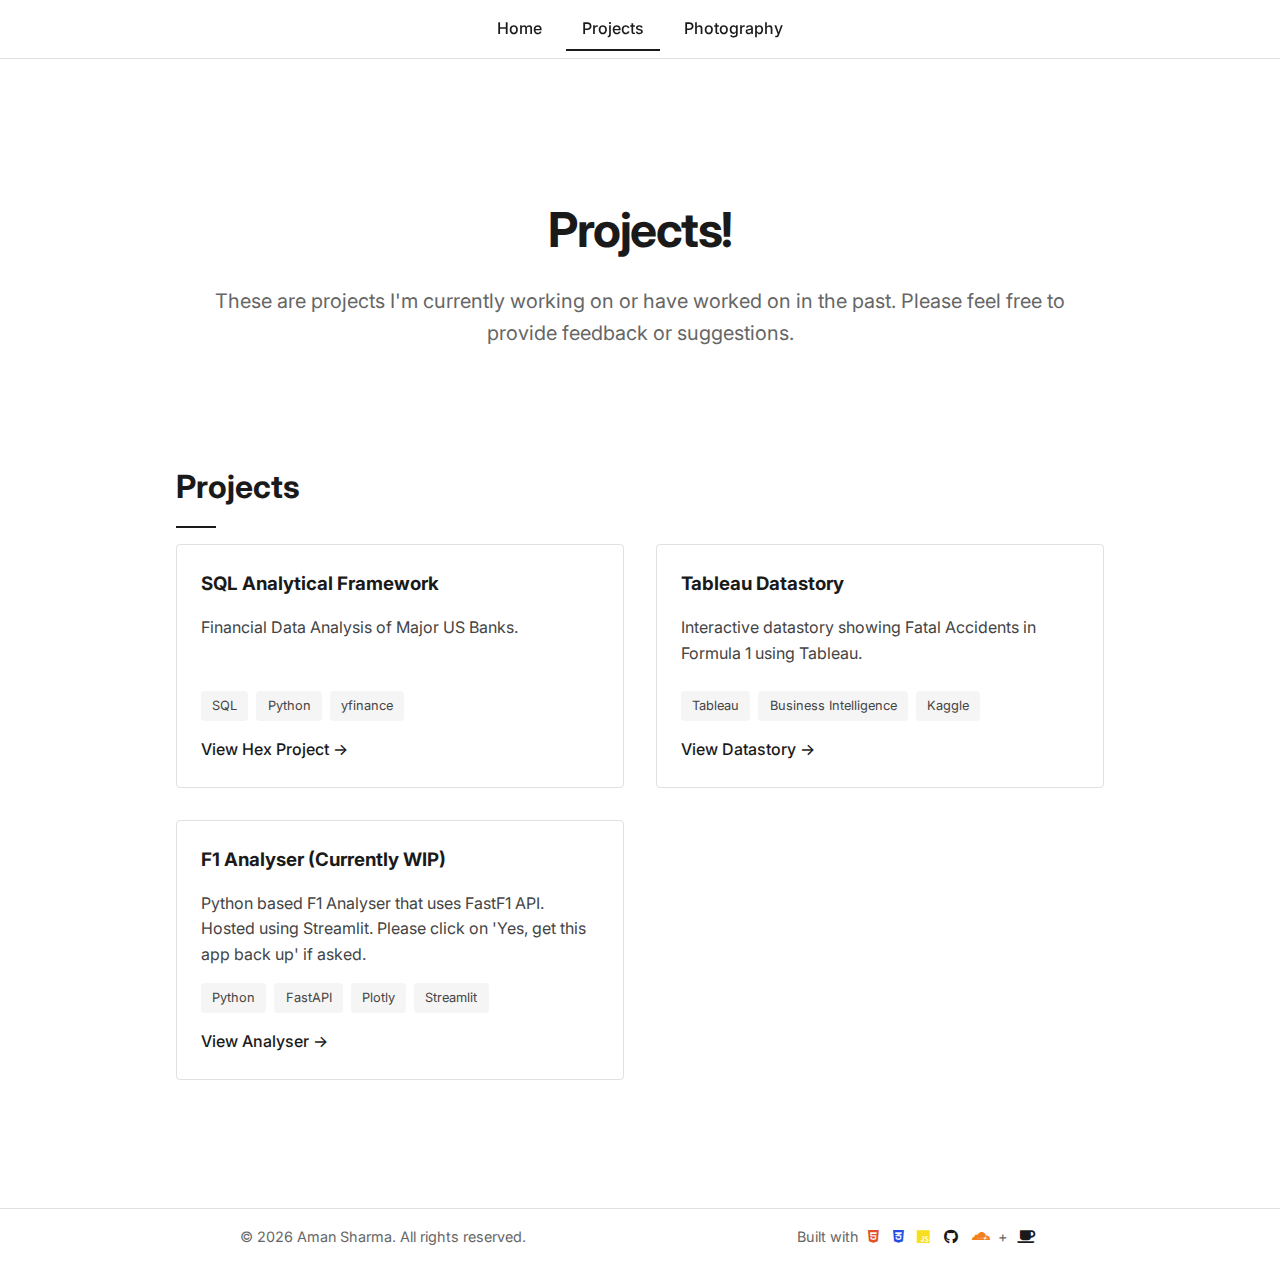
<file: projects.html>
<!DOCTYPE html>
<html lang="en">
  <head>
    <meta charset="UTF-8" />
    <meta name="viewport" content="width=device-width, initial-scale=1.0" />
    <title>Aman Sharma | Home</title>
    <link rel="stylesheet" href="styles.css" />
    <link
      rel="stylesheet"
      href="https://cdnjs.cloudflare.com/ajax/libs/font-awesome/5.15.4/css/all.min.css"
    />
    <link
      href="https://fonts.googleapis.com/css2?family=Inter:wght@400;500;700&display=swap"
      rel="stylesheet"
    />
  </head>
  <body>
    <header class="header">
      <nav>
        <ul>
          <li><a href="index.html" class="nav-link">Home</a></li>
          <li><a href="projects.html" class="nav-link">Projects</a></li>
          <li><a href="photography.html" class="nav-link">Photography</a></li>
        </ul>
      </nav>
    </header>

    <main id="content">
      <section class="hero">
        <div class="hero-content">
          <h1 class="hero-title animate-fade">Projects!</h1>
          <p class="hero-subtitle">
            These are projects I'm currently working on or have worked on in the
            past. Please feel free to provide feedback or suggestions.
          </p>
        </div>

        <!-- <div class="divider"></div> -->
      </section>

      <section class="content-section">
        <h2>Projects</h2>

        <div class="projects-grid">
          <div class="project-card">
            <h3>SQL Analytical Framework</h3>
            <p class="project-description">
              Financial Data Analysis of Major US Banks.
            </p>
            <div class="tech-tags">
              <span>SQL</span>
              <span>Python</span>
              <span>yfinance</span>
            </div>
            <a href="sql-analytical-framwork.html" class="project-link"
              >View Hex Project →</a
            >
          </div>

          <div class="project-card">
            <h3>Tableau Datastory</h3>
            <p class="project-description">
              Interactive datastory showing Fatal Accidents in Formula 1 using
              Tableau.
            </p>
            <div class="tech-tags">
              <span>Tableau</span>
              <span>Business Intelligence</span>
              <span>Kaggle</span>
            </div>
            <a
              href="https://public.tableau.com/shared/R5KTXNYDK?:display_count=n&:origin=viz_share_link"
              class="project-link"
              >View Datastory →</a
            >
          </div>

          <div class="project-card">
            <h3>F1 Analyser (Currently WIP)</h3>
            <p class="project-description">
              Python based F1 Analyser that uses FastF1 API. Hosted using
              Streamlit. Please click on 'Yes, get this app back up' if asked.
            </p>
            <div class="tech-tags">
              <span>Python</span>
              <span>FastAPI</span>
              <span>Plotly</span>
              <span>Streamlit</span>
            </div>
            <a href="#" class="project-link">View Analyser →</a>
          </div>
        </div>
      </section>
    </main>

    <script src="scripts.js"></script>
    <footer class="site-footer">
      <div class="footer-content">
        <div class="copyright">
          &copy; 2023 Aman Sharma. All rights reserved.
        </div>
        <div class="tech-stack">
          Built with
          <i class="fab fa-html5"></i>
          <i class="fab fa-css3-alt"></i>
          <i class="fab fa-js"></i>
          <i class="fab fa-github"></i>
          <i class="fab fa-cloudflare"></i>
          +
          <i class="fas fa-coffee"></i>
        </div>
      </div>
    </footer>
    <script>
      // Auto-update copyright year
      document.querySelector(
        ".copyright"
      ).innerHTML = `&copy; ${new Date().getFullYear()} Aman Sharma. All rights reserved.`;
    </script>
  </body>
</html>
</file>
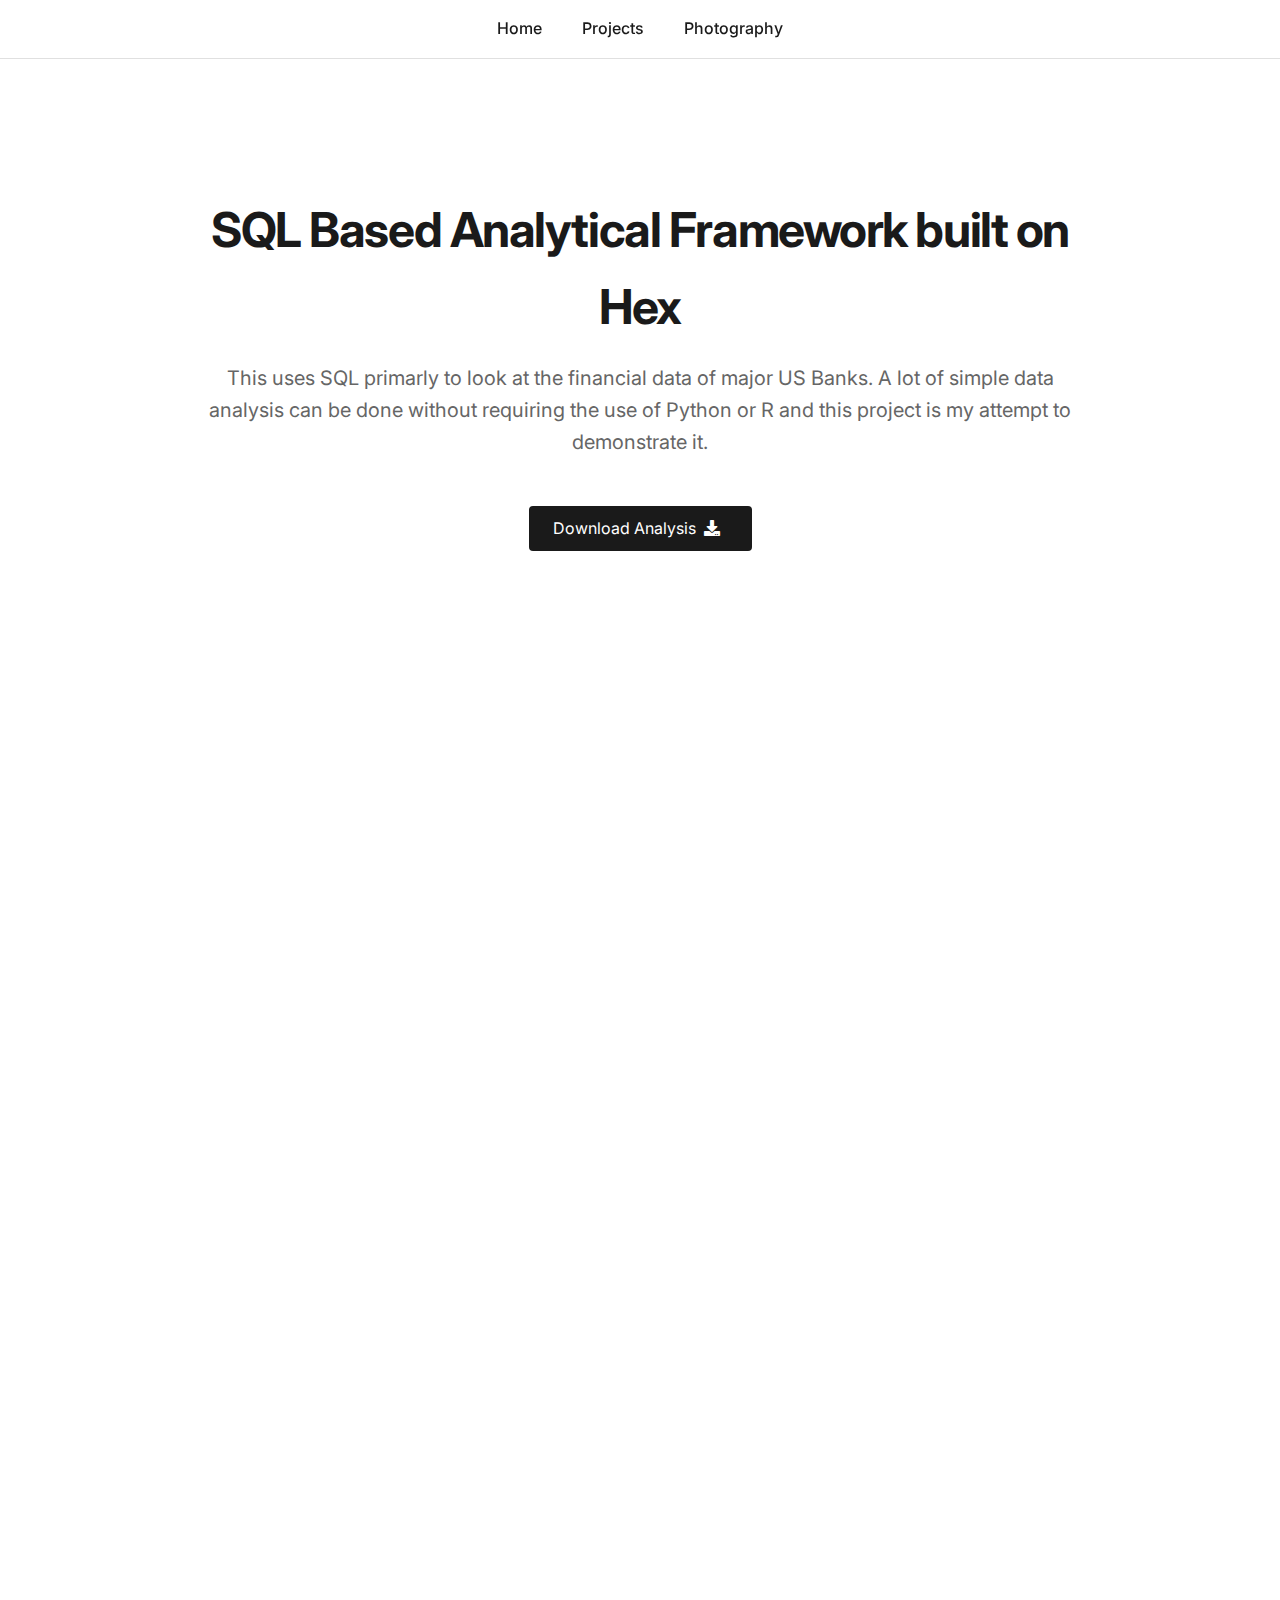
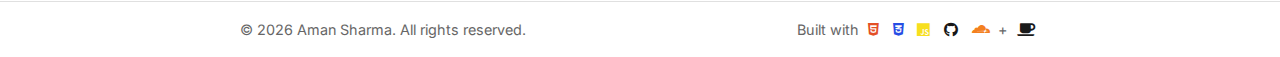
<file: sql-analytical-framwork.html>
<!DOCTYPE html>
<html lang="en">
  <head>
    <meta charset="UTF-8" />
    <meta name="viewport" content="width=device-width, initial-scale=1.0" />
    <title>Aman Sharma | Photography</title>
    <link rel="stylesheet" href="styles.css" />
    <link
      rel="stylesheet"
      href="https://cdnjs.cloudflare.com/ajax/libs/font-awesome/5.15.4/css/all.min.css"
    />
    <link
      href="https://fonts.googleapis.com/css2?family=Inter:wght@400;500;700&display=swap"
      rel="stylesheet"
    />
  </head>
  <body>
    <header class="header">
      <nav>
        <ul>
          <li><a href="index.html" class="nav-link">Home</a></li>
          <li><a href="projects.html" class="nav-link">Projects</a></li>
          <li><a href="photography.html" class="nav-link">Photography</a></li>
        </ul>
      </nav>
    </header>

    <main id="content">
      <section class="hero">
        <div class="hero-content">
          <h1 class="hero-title animate-fade">
            SQL Based Analytical Framework built on Hex
          </h1>
          <p class="hero-subtitle">
            This uses SQL primarly to look at the financial data of major US
            Banks. A lot of simple data analysis can be done without requiring
            the use of Python or R and this project is my attempt to demonstrate
            it.
          </p>
          <div class="socials">
            <a
              href="assets\Financial_Data_Analysis_of_Major_US_Banks__A_SQL_Driven_Approach-By-Aman.pdf"
              class="resume-btn"
            >
              Download Analysis <i class="fas fas fa-download"></i><br />
            </a>
          </div>
          <div class="hex-embed">
            <!-- <iframe
              src="https://app.hex.tech/9904b291-6fd2-4284-bdf9-28d815a3c965/app/9a0934ab-ee3a-4f8d-b6cf-612eb49b4569/latest?embedded=true"
            ></iframe> -->
            <iframe
              src="https://app.hex.tech/9904b291-6fd2-4284-bdf9-28d815a3c965/app/9a0934ab-ee3a-4f8d-b6cf-612eb49b4569/latest?embedded=true"
            >
            </iframe>
          </div>
        </div>
      </section>
    </main>

    <script src="scripts.js"></script>
    <footer class="site-footer">
      <div class="footer-content">
        <div class="copyright">
          &copy; 2023 Aman Sharma. All rights reserved.
        </div>
        <div class="tech-stack">
          Built with
          <i class="fab fa-html5"></i>
          <i class="fab fa-css3-alt"></i>
          <i class="fab fa-js"></i>
          <i class="fab fa-github"></i>
          <i class="fab fa-cloudflare"></i>
          +
          <i class="fas fa-coffee"></i>
        </div>
      </div>
    </footer>
    <script>
      // Auto-update copyright year
      document.querySelector(
        ".copyright"
      ).innerHTML = `&copy; ${new Date().getFullYear()} Aman Sharma. All rights reserved.`;
    </script>
    <script>
      const iframe = document.querySelector("iframe");

      iframe.addEventListener("mouseenter", () => {
        document.body.style.overflow = "hidden"; // Disable body scrolling
      });

      iframe.addEventListener("mouseleave", () => {
        document.body.style.overflow = ""; // Re-enable body scrolling
      });
    </script>
  </body>
</html>
</file>
<file: styles.css>
/* Base Styles
---------------------------------------------*/
:root {
  --black: #1a1a1a;
  --white: #ffffff;
  --gray-1: #f5f5f5;
  --gray-2: #e0e0e0;
}

* {
  margin: 0;
  padding: 0;
  box-sizing: border-box;
}

body {
  font-family: "Inter", sans-serif;
  background: var(--white);
  color: var(--black);
  line-height: 1.6;
  -webkit-font-smoothing: antialiased;
}

/* Header
---------------------------------------------*/
.header {
  position: fixed;
  width: 100%;
  padding: 1rem 0;
  background: rgba(255, 255, 255, 0.98);
  border-bottom: 1px solid var(--gray-2);
  backdrop-filter: blur(8px);
  z-index: 1000;
}

nav ul {
  display: flex;
  justify-content: center;
  gap: 0.5rem;
  list-style: none;
}

body {
  opacity: 1;
  transition: opacity 0.5s ease;
}

body.fade-out {
  opacity: 0;
}

main {
  opacity: 1;
  transition: opacity 0.3s ease;
}

main.fade-out {
  opacity: 0;
}

.nav-link {
  position: relative;
  color: var(--black);
  text-decoration: none;
  font-weight: 500;
  padding: 0.5rem 1rem; /* Add padding for better click area */
  transition: color 0.3s ease;
}

.nav-link.active {
  background: var(--white); /* Match the resume button background */
  color: var(--black); /* Match the resume button text color */
  border: 0px solid var(--gray-2); /* Match the resume button border */
}

.nav-link.active::after {
  width: 100%; /* Full width for the active link */
}

.nav-link::after {
  content: "";
  position: absolute;
  bottom: -5px; /* Position the underline below the text */
  left: 0;
  width: 0; /* Start with no width */
  height: 2px; /* Thickness of the underline */
  background: var(--black); /* Color of the underline */
  transition: width 0.3s ease; /* Smooth sliding animation */
}

.nav-link:hover {
  background: var(--gray-1); /* Match the resume button background */
  color: var(--black); /* Match the resume button text color */
  border: 1px solid var(--gray-2); /* Match the resume button border */
}

.nav-link:hover::after {
  width: 100%; /* Full width on hover */
}
/* Hero Section
---------------------------------------------*/
.hero {
  max-width: max(75%, 850px);
  margin: 0 auto;
  padding: 12rem 2rem 4rem;
  text-align: center;
}

.hero-title {
  margin-bottom: 1rem;
  font-size: 3rem;
  font-weight: 700;
  letter-spacing: -0.03em;
}

.hero-subtitle {
  margin-bottom: 2rem;
  font-size: 1.25rem;
  color: #666;
}

.divider {
  width: 200px;
  height: 1px;
  margin: 2rem auto;
  background: var(--black);
}

.hero-description {
  max-width: 600px;
  margin: 0 auto;
  font-size: 1.1rem;
  color: #444;
}

/* Social Links
---------------------------------------------*/
.socials {
  display: flex;
  flex-wrap: wrap;
  align-items: center;
  justify-content: center;
  gap: 1.5rem;
  margin-top: 3rem;
}

.social-link {
  display: flex;
  align-items: center;
  justify-content: center;
  width: 40px;
  height: 40px;
  border: 1px solid var(--gray-2);
  border-radius: 50%;
  color: var(--black);
  text-decoration: none;
  line-height: 1;
  transition: all 0.3s ease;
}

.social-link:hover {
  background: var(--gray-1); /* Match the resume button background */
  color: var(--black); /* Match the resume button text color */
  border: 1px solid var(--gray-2); /* Match the resume button border */
  transform: translateY(-3px);
}

.resume-btn {
  display: inline-flex;
  align-items: center;
  gap: 0.5rem;
  padding: 0.8rem 1.5rem;
  height: 45px;
  background: var(--black);
  color: var(--white);
  border-radius: 4px;
  text-decoration: none;
  line-height: 1;
  transition: transform 0.3s ease;
}

.resume-btn:hover {
  transform: translateY(-2px);
}

/* Content Sections
---------------------------------------------*/
.content-section {
  max-width: max(75%, 850px);
  margin: 0 auto;
  padding: 1rem 1rem;
}

.content-section h2 {
  position: relative;
  margin-bottom: 1rem;
  padding-bottom: 1rem;
  font-size: 2rem;
}

.content-section h2::after {
  content: "";
  position: absolute;
  bottom: 0;
  left: 0;
  width: 40px;
  height: 2px;
  background: var(--black);
}

.content-text {
  margin-bottom: 1.5rem;
  color: #444;
  line-height: 1.7;
}

/* Education Wrapping Grid
---------------------------------------------*/
.education-grid {
  display: grid;
  gap: 2rem;
  grid-template-columns: repeat(auto-fit, minmax(300px, 1fr));
  /* flex-direction: column; */
  margin-bottom: 3rem;
}

.education-card {
  padding: 1.5rem;
  position: relative;
  border: 1px solid var(--gray-2);
  border-radius: 4px;
  transition: all 0.3s ease;
}

/* Skills Grid
---------------------------------------------*/
.skills-categories {
  display: grid;
  grid-template-columns: repeat(auto-fit, minmax(300px, 1fr));
  /* flex-direction: column; */
  gap: 0rem;
}

.skills-category {
  margin-bottom: 0rem;
}
.skills-category h3 {
  margin-bottom: 0rem;
  font-size: 1.1rem;
  color: var(--black);
  /* border-bottom: 2px solid var(--black); */
  padding-bottom: 0.5rem;
}

.skills-grid {
  display: flex;
  gap: 0.5rem;
  flex-wrap: wrap;
  margin-bottom: 1rem;
}

.skill-item {
  background: var(--gray-1);
  padding: 0.3rem 0.7rem;
  border-radius: 4px;
  font-size: 0.8rem;
  color: #444;
  border: none;
  transition: all 0.3s ease;
}

.skill-item:hover {
  background: var(--gray-1);
  color: var(--black);
  transform: translateY(-2px);
  box-shadow: 0 2px 4px rgba(0, 0, 0, 0.1);
}

/* Experience
---------------------------------------------*/
.experience-item {
  margin-bottom: 2rem;
  padding: 1.5rem;
  border: 1px solid var(--gray-2);
  border-radius: 4px;
}

.experience-date {
  margin-bottom: 0.5rem;
  font-size: 0.9rem;
  color: #666;
}

.experience-description {
  color: #444;
}

/* Experience Item with Icon */
.experience-item {
  display: flex;
  align-items: flex-start;
  gap: 2rem;
  margin-bottom: 2rem;
  padding: 1.5rem;
  border: 1px solid var(--gray-2);
  border-radius: 4px;
  position: relative;
  background: var(--white); /* Ensure background is white */
}

.experience-content {
  flex: 1;
}

.experience-icon {
  width: 60px; /* Default size */
  height: 60px; /* Default size */
  border-radius: 50%;
  object-fit: cover;
  border: 2px solid var(--gray-2);
  box-shadow: 0 4px 6px rgba(0, 0, 0, 0.1);
  position: absolute;
  right: -15px; /* Position at the edge */
  top: -5%;
  transform: translateY(-0%);
}

.education-icon {
  width: 60px; /* Default size */
  height: 60px; /* Default size */
  border-radius: 10%;
  object-fit: cover;
  border: 2px solid var(--gray-2);
  box-shadow: 0 4px 6px rgba(0, 0, 0, 0.1);
  position: absolute;
  right: -15px; /* Position at the edge */
  top: -5%;
  transform: translateY(-0%);
}
/* Responsive adjustments */
@media (max-width: 768px) {
  .experience-icon {
    width: 55px; /* Smaller size for tablets */
    height: 55px;
    top: -05%;
    right: -15px;
  }
}

@media (max-width: 480px) {
  .experience-icon {
    width: 40px; /* Smaller size for mobile */
    height: 40px;
    top: -2%;
    right: -12px;
  }
}

@media (max-width: 768px) {
  .education-icon {
    width: 55px; /* Smaller size for mobile */
    height: 55px;
    top: -05%;
    right: -15px;
  }
}

@media (max-width: 480px) {
  .education-icon {
    width: 40px; /* Smaller size for mobile */
    height: 40px;
    top: -2%;
    right: -12px;
  }
}

/* Projects Section
---------------------------------------------*/

.projects-grid {
  display: grid;
  gap: 2rem;
  grid-template-columns: repeat(auto-fit, minmax(300px, 1fr));
  margin-bottom: 3rem;
}

.project-card {
  padding: 1.5rem;
  border: 1px solid var(--gray-2);
  border-radius: 4px;
  transition: all 0.3s ease;
}

.project-card:hover {
  transform: translateY(-5px);
  box-shadow: 0 5px 15px rgba(0, 0, 0, 0.05);
}

.project-description {
  color: #444;
  margin: 1rem 0;
  min-height: 60px;
}

.tech-tags {
  display: flex;
  gap: 0.5rem;
  flex-wrap: wrap;
  margin-bottom: 1rem;
}

.tech-tags span {
  background: var(--gray-1);
  padding: 0.3rem 0.7rem;
  border-radius: 4px;
  font-size: 0.8rem;
  color: #444;
}

.project-link {
  color: var(--black);
  text-decoration: none;
  font-weight: 500;
  display: inline-flex;
  align-items: center;
  gap: 0.5rem;
}

.project-link:hover {
  text-decoration: underline;
}

.projects-button {
  text-align: center;
  margin-top: 2rem;
}

/* Embed
---------------------------------------------*/
.hex-embed {
    margin-top: 2.5%;
    position: relative;
    width: 100%;
    height: 100vh; /* 100% of the viewport height */
  }
  
  iframe {
    width: 100%;
    height: 100%;
    border: none; /* Remove border */
  }

  .no-scroll {
    overflow: hidden;
    height: 100%; /* Ensure the page takes up the full height */
  }

/* Photography Grid
---------------------------------------------*/
.photo-grid {
  columns: 3 300px;
  gap: 1rem;
  max-width: 1200px;
  margin: 0 auto;
  padding: 8rem 2rem 2rem;
}

.photo-grid img {
  width: 100%;
  height: auto;
  aspect-ratio: 3 / 4; /* Set aspect ratio to 3:4 */
  object-fit: cover; /* Ensure the image covers the area */
  margin-bottom: 1rem;
  border-radius: 4px;
  cursor: pointer;
  break-inside: avoid;
  transition: transform 0.3s ease;
}

.photo-grid img:hover {
  transform: scale(1.02);
}

/* Lightbox */
.lightbox {
  display: none;
  position: fixed;
  top: 0;
  left: 0;
  width: 100%;
  height: 100%;
  background: rgba(0, 0, 0, 0.95);
  justify-content: center;
  align-items: center;
  cursor: pointer;
  z-index: 2000;
  overflow: hidden; /* Prevent scrolling */
}

.lightbox.active {
  display: flex;
}

.lightbox img {
  max-width: 90%;
  max-height: 90%;
  border-radius: 4px;
  transition: transform 0.3s ease;
}

/* Placeholder image style */
.lazy-load {
  background-color: #f0f0f0; /* Placeholder background color */
  width: 100%;
  aspect-ratio: 3 / 4; /* Maintain 3:4 aspect ratio */
  object-fit: cover;
  border-radius: 4px;
  transition: opacity 0.3s ease;
}

.lazy-load.loaded {
  background-color: transparent; /* Remove placeholder background after loading */
}

/* Loading spinner */
.lazy-load::before {
  content: "";
  position: absolute;
  top: 50%;
  left: 50%;
  width: 20px;
  height: 20px;
  border: 2px solid #ccc;
  border-top-color: #333;
  border-radius: 50%;
  animation: spin 1s linear infinite;
  transform: translate(-50%, -50%);
}

@keyframes spin {
  to {
    transform: translate(-50%, -50%) rotate(360deg);
  }
}

/* Animations
---------------------------------------------*/
@keyframes fade-in {
  from {
    opacity: 0;
    transform: translateY(20px);
  }
  to {
    opacity: 1;
    transform: translateY(0);
  }
}

.animate-fade {
  animation: fade-in 1s ease-out;
}

/* Profile Image
---------------------------------------------*/
.profile-image-container {
  width: 250px;
  height: 250px;
  margin: 0 auto 2rem;
  padding: 5px;
  border: 3px solid var(--black);
  border-radius: 50%;
  box-shadow: 0 5px 15px rgba(0, 0, 0, 0.1);
  animation: fade-in 0.8s ease-out;
}

.profile-image {
  width: 100%;
  height: 100%;
  object-fit: cover;
  border-radius: 50%;
  transition: transform 0.3s ease;
}

.profile-image:hover {
  transform: scale(1.03);
}

/* Footer Styles
---------------------------------------------*/
.site-footer {
  margin-top: 4rem;
  padding: 1rem 1rem;
  background-color: var(--white);
  border-top: 1px solid var(--gray-2);
}

.footer-content {
  max-width: 800px;
  margin: 0 auto;
  display: flex;
  align-items: center;
  justify-content: space-between;
  font-size: 0.9rem;
  color: #666;
}

.tech-stack i {
  margin: 0 0.3rem;
  transition: color 0.3s ease;
}

.tech-stack .fa-html5 {
  color: #e34f26;
}

.tech-stack .fa-css3-alt {
  color: #264de4;
}

.tech-stack .fa-js {
  color: #f7df1e;
}

.tech-stack .fa-coffee {
  color: var(--black);
}

.tech-stack .fa-github {
  color: #181717;
}

.fa-cloudflare {
  color: #f38020;
  margin: 0 0.3rem;
}

.tech-stack i:hover {
  transform: translateY(-2px);
}

/* Responsive Design
---------------------------------------------*/
@media (max-width: 768px) {
  /* Hero adjustments */
  .hero {
    padding: 8rem 1rem 3rem;
  }

  .hero-title {
    font-size: 2.25rem;
  }

  .hero-subtitle {
    font-size: 1.1rem;
  }

  /* Content section adjustments */
  .content-section {
    padding: 0.8rem 1.5rem;
  }

  /* Photo grid adjustments */
  .photo-grid {
    columns: 3 300px;
    gap: 1rem;
    max-width: 1200px;
    margin: 0 auto;
    padding: 8rem 2rem 2rem;
  }

  /* Profile image adjustments */
  .profile-image-container {
    width: 180px;
    height: 180px;
    margin-bottom: 1.5rem;
  }

  /* Footer adjustments */
  .footer-content {
    flex-direction: column;
    text-align: center;
    gap: 1rem;
  }
}

@media (max-width: 480px) {
  /* Navigation adjustments */
  nav ul {
    gap: 1rem;
  }

  /* Social links adjustments */
  .socials {
    gap: 1rem;
  }

  .resume-btn {
    width: 100%;
    justify-content: center;
  }

  /* Photo grid adjustments */
  .photo-grid {
    columns: 2;
  }
}
</file>
